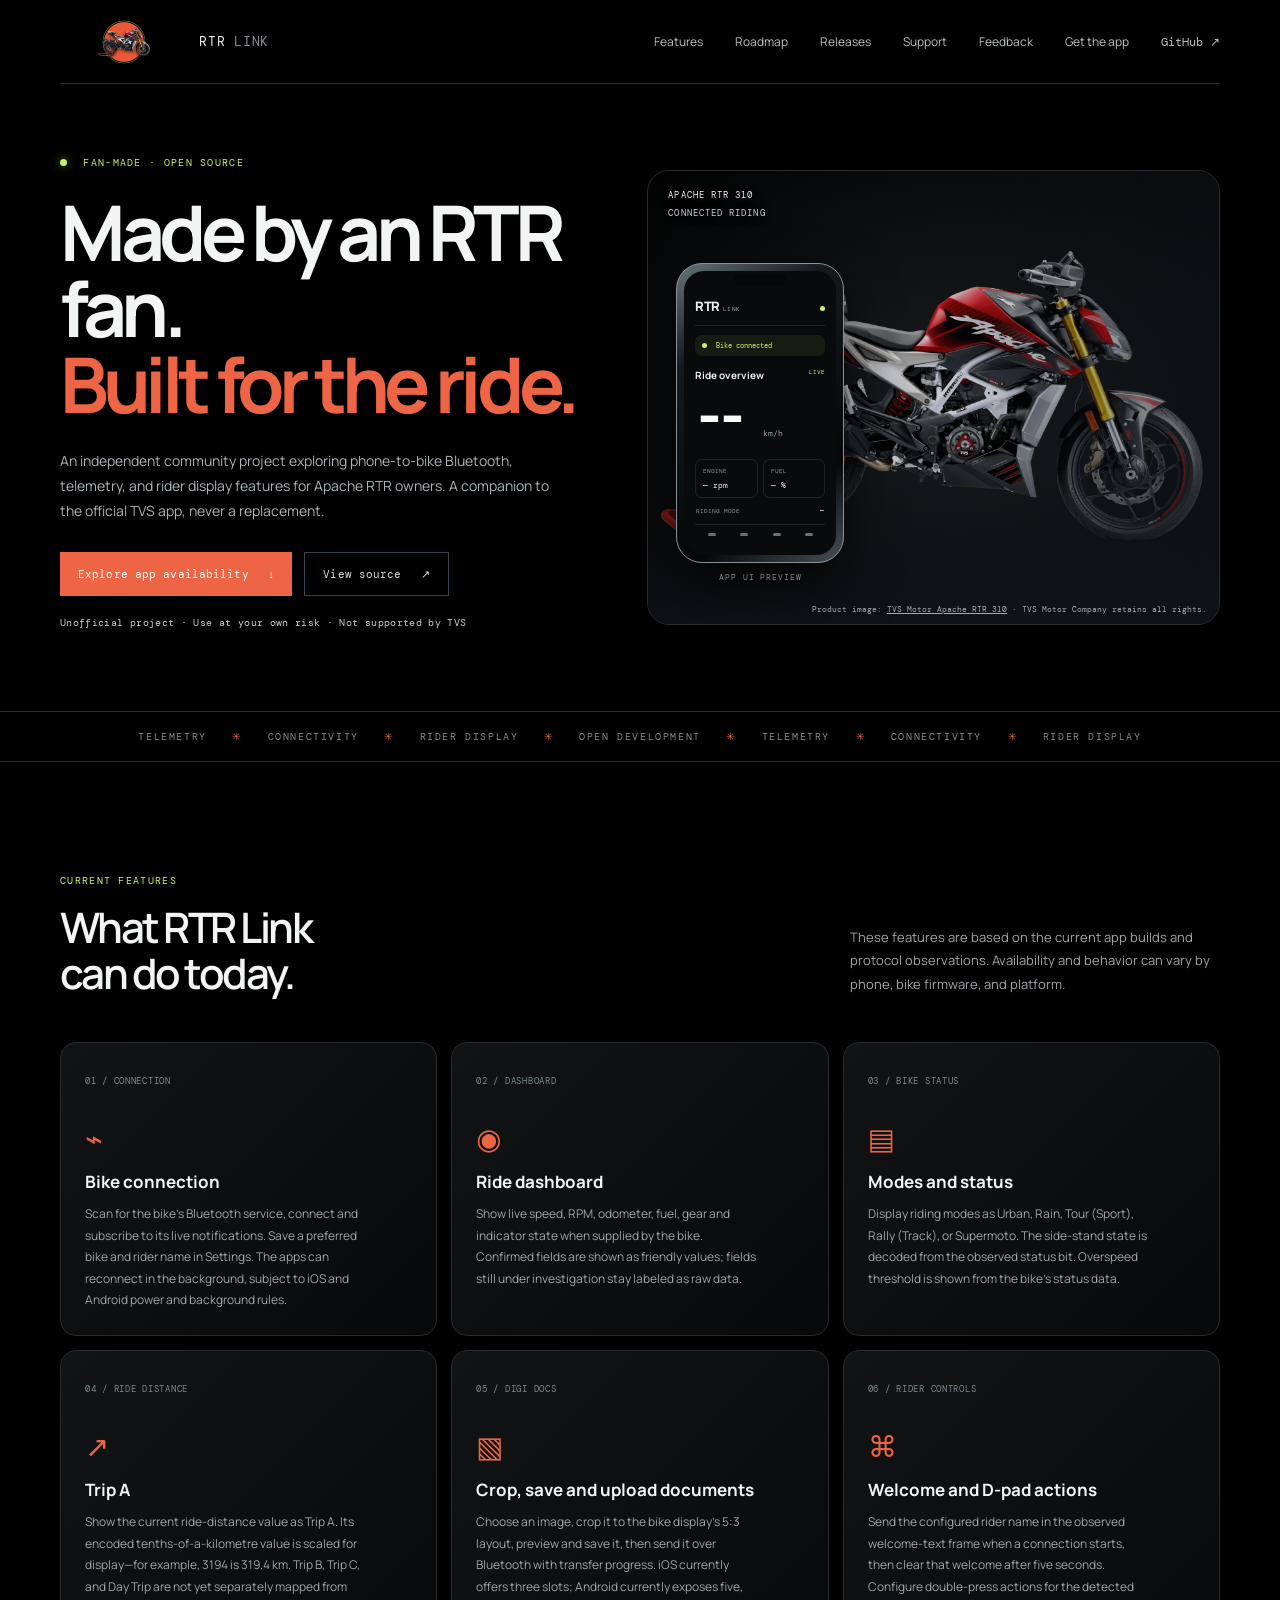
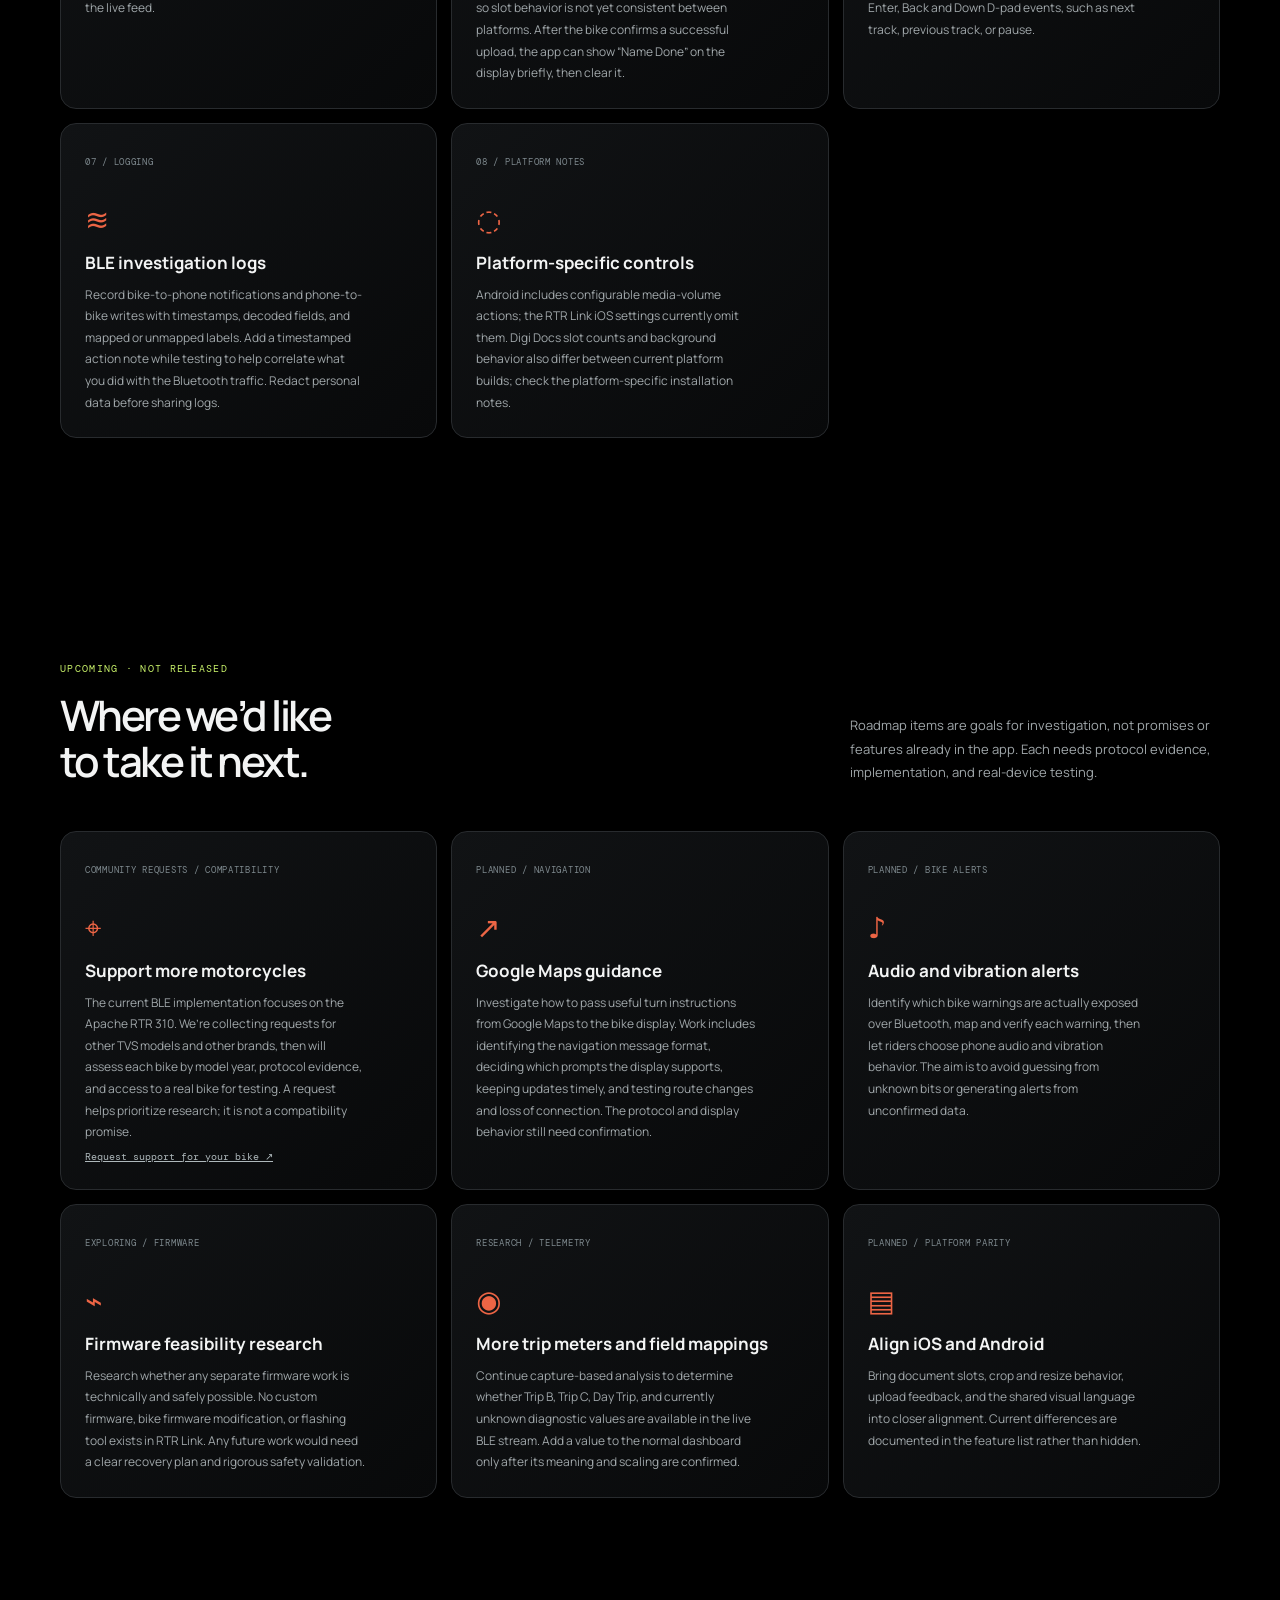
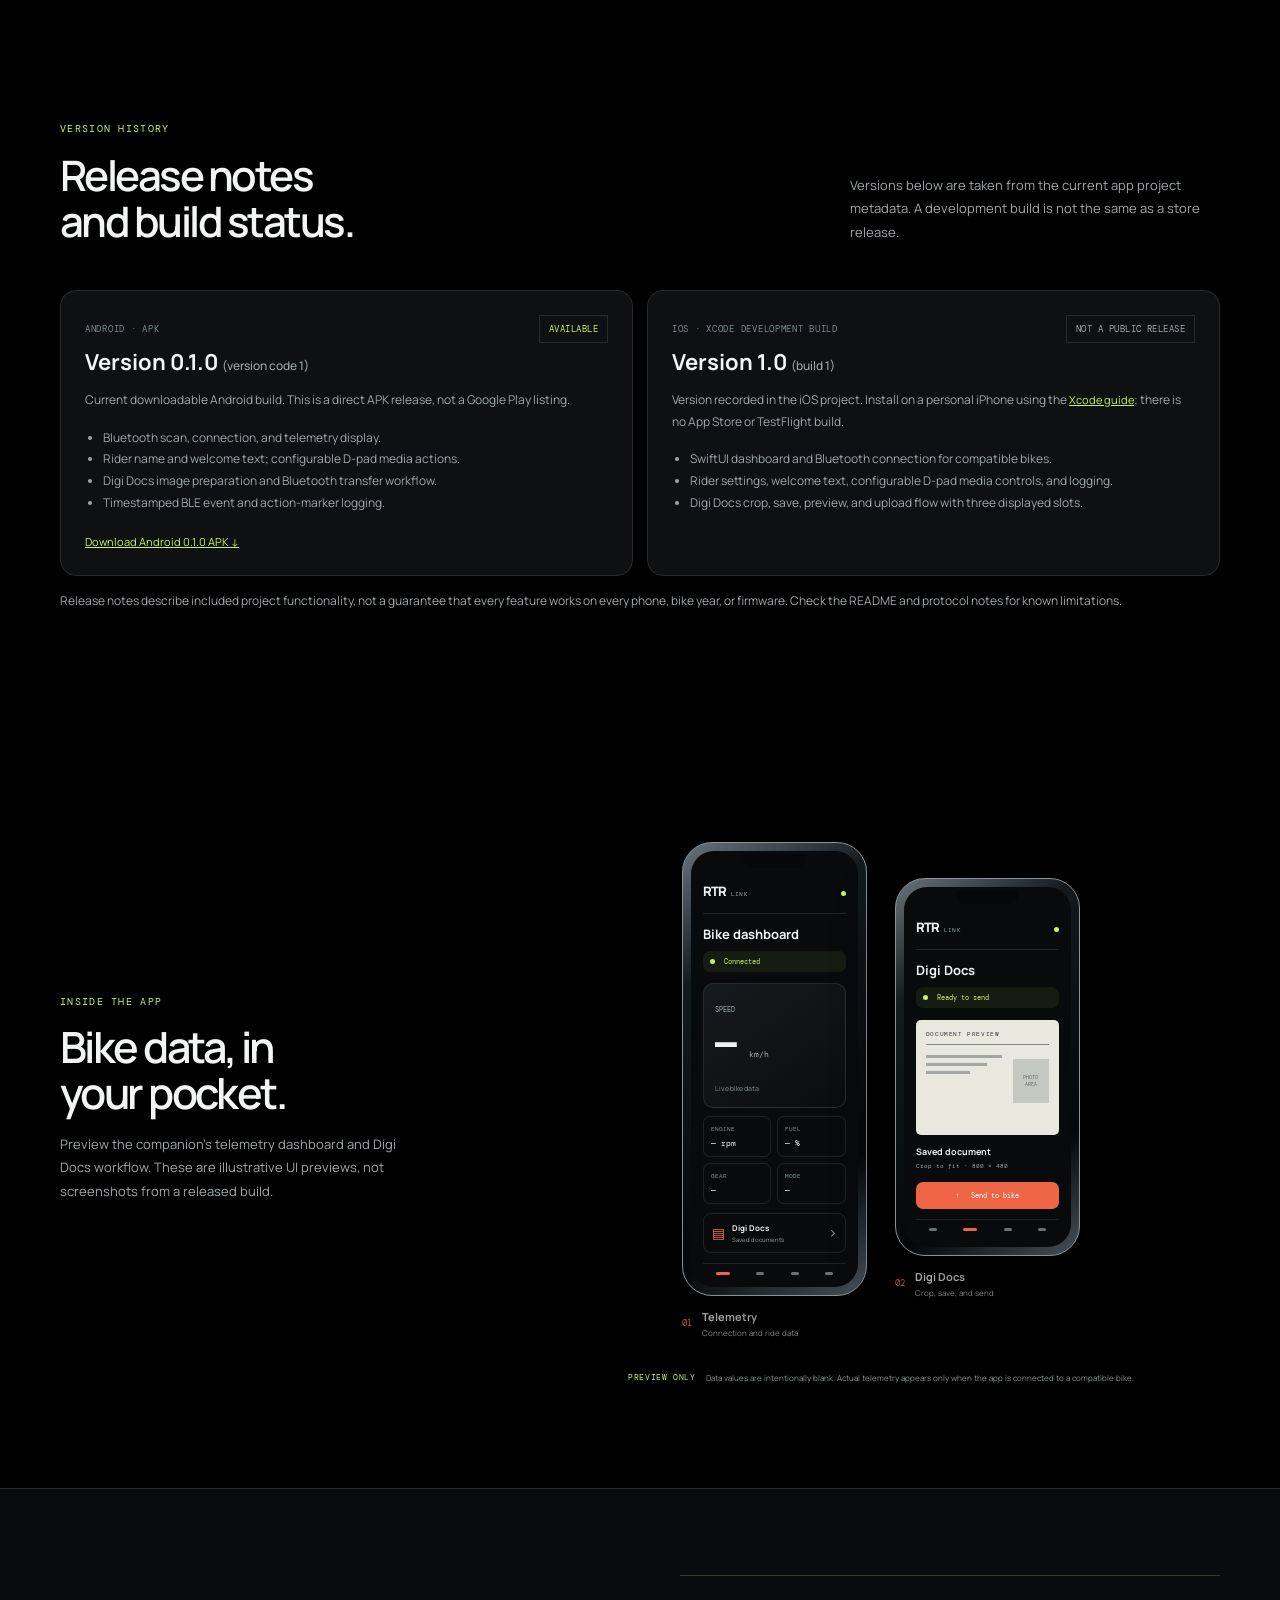
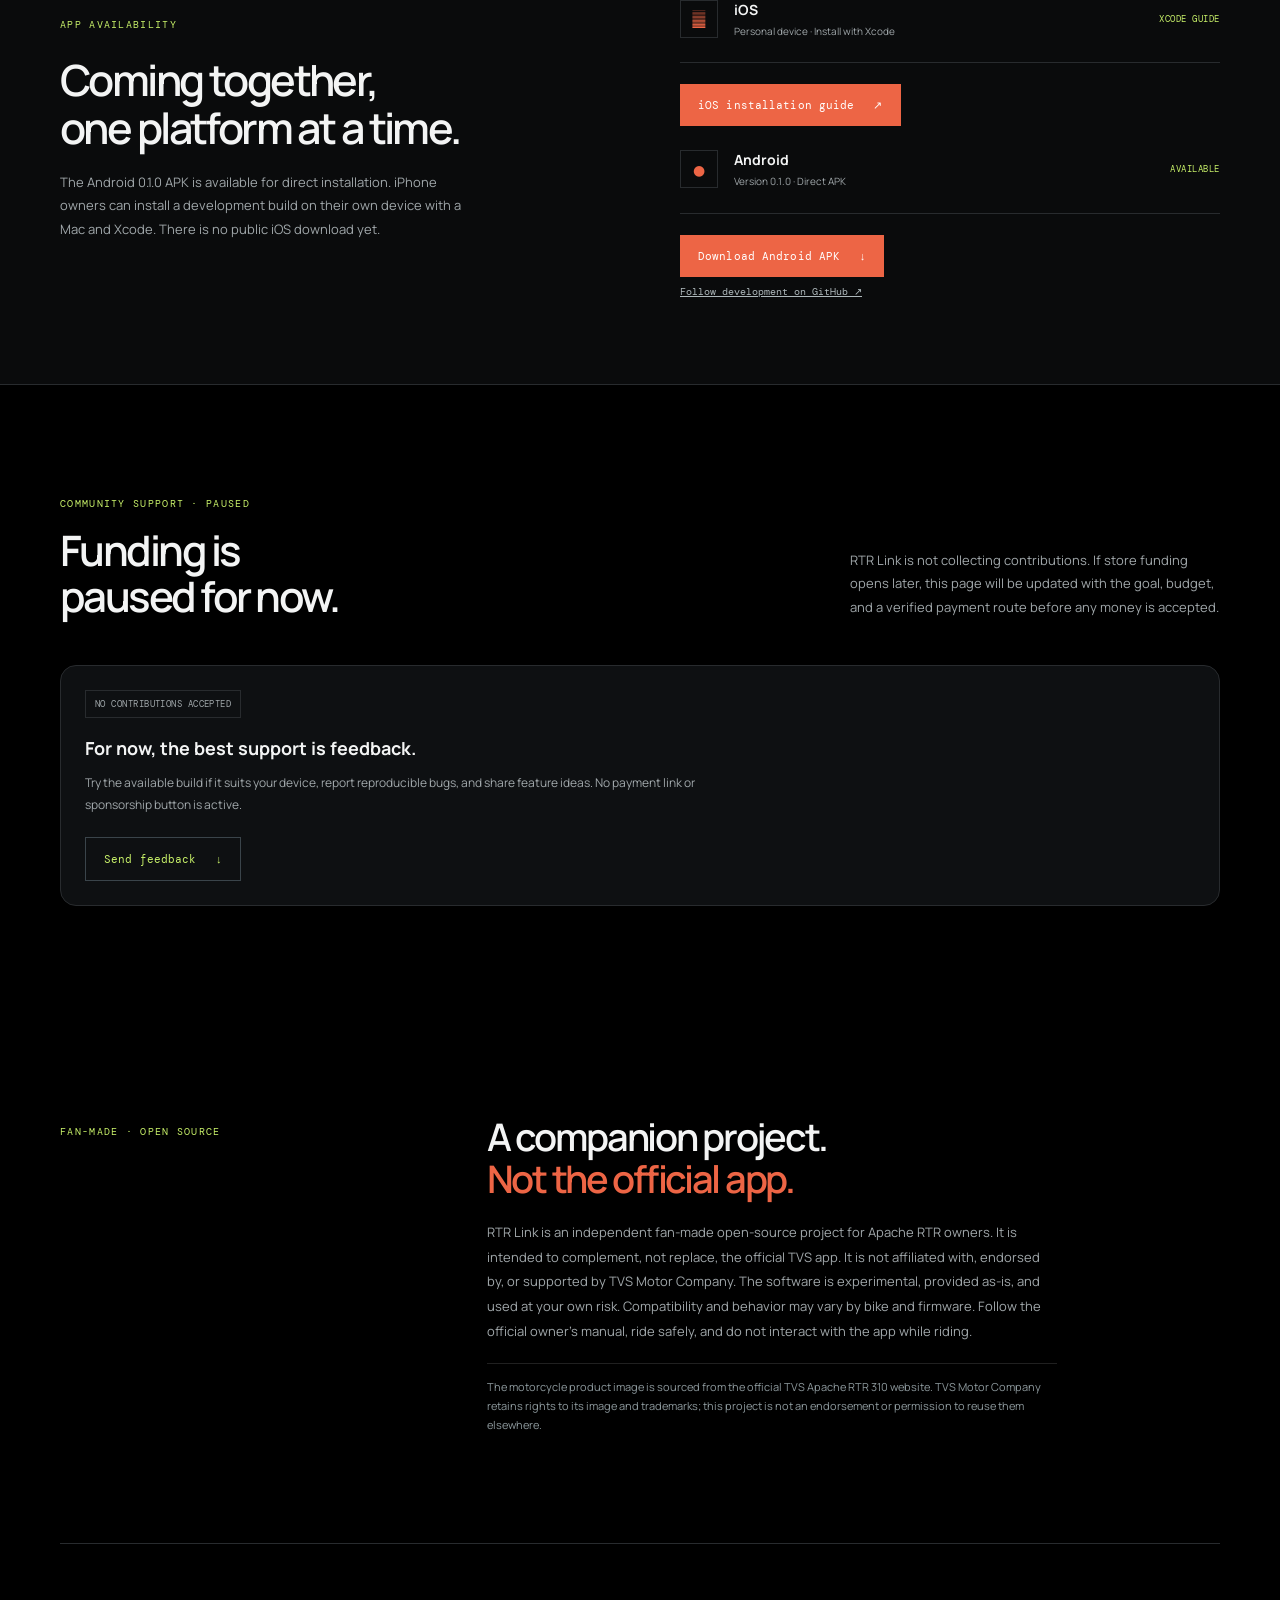
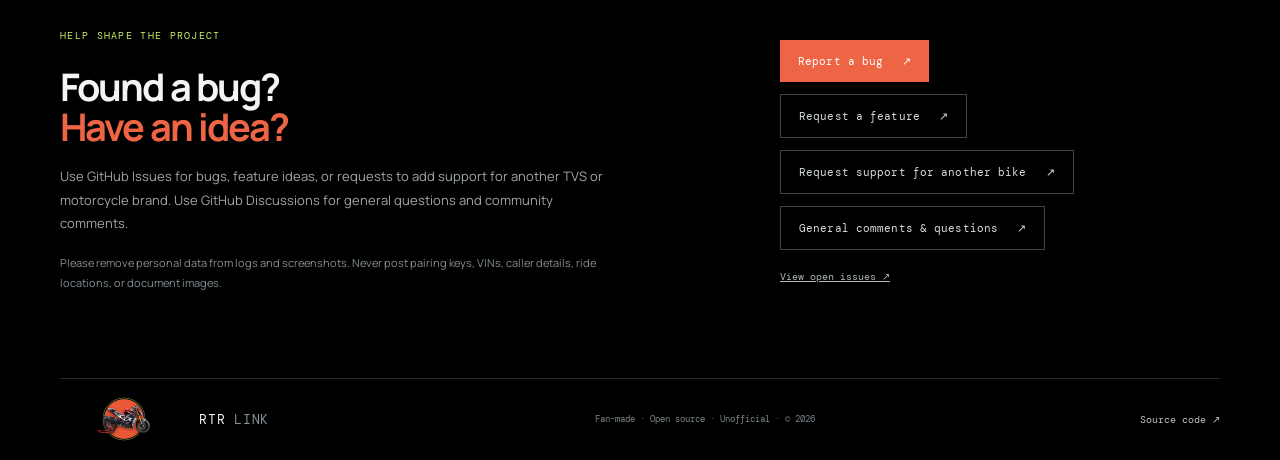
<file: index.html>
<!doctype html>
<html lang="en">
  <head>
    <meta charset="utf-8" />
    <meta name="viewport" content="width=device-width, initial-scale=1" />
    <meta name="theme-color" content="#000000" />
    <meta name="description" content="A fan-made, open-source Bluetooth companion project for Apache RTR riders. It complements and does not replace the official TVS app." />
    <title>RTR Link — Ride connected</title>
    <link rel="icon" type="image/png" sizes="32x32" href="assets/favicon-32.png" />
    <link rel="icon" type="image/png" sizes="16x16" href="assets/favicon-16.png" />
    <link rel="apple-touch-icon" sizes="180x180" href="assets/apple-touch-icon.png" />
    <link rel="preconnect" href="https://fonts.googleapis.com" />
    <link rel="preconnect" href="https://fonts.gstatic.com" crossorigin />
    <link href="https://fonts.googleapis.com/css2?family=DM+Mono:wght@400;500&family=Manrope:wght@400;500;600;700;800&display=swap" rel="stylesheet" />
    <link rel="stylesheet" href="styles.css" />
  </head>
  <body>
    <header class="topbar wrap">
      <a class="brand" href="#top" aria-label="RTR Link home"><img class="brand-mark" src="assets/rtr-link-bike.png" alt="" /><span>RTR <b>LINK</b></span></a>
      <nav aria-label="Main navigation">
        <a href="#features">Features</a>
        <a href="#roadmap">Roadmap</a>
        <a href="#release-notes">Releases</a>
        <a href="#support">Support</a>
        <a href="#feedback">Feedback</a>
        <a href="#downloads">Get the app</a>
        <a class="nav-github" href="https://github.com/Senthamiz13/rtr310-ble-companion" target="_blank" rel="noreferrer">GitHub <span aria-hidden="true">↗</span></a>
      </nav>
    </header>

    <main id="top">
      <section class="hero wrap">
        <div class="hero-copy">
          <p class="eyebrow"><span class="live-dot"></span> FAN-MADE · OPEN SOURCE</p>
          <h1>Made by an RTR fan.<br /><span>Built for the ride.</span></h1>
          <p class="intro">An independent community project exploring phone-to-bike Bluetooth, telemetry, and rider display features for Apache RTR owners. A companion to the official TVS app, never a replacement.</p>
          <div class="hero-actions">
            <a class="button button-primary" href="#downloads">Explore app availability <span aria-hidden="true">↓</span></a>
            <a class="button button-quiet" href="https://github.com/Senthamiz13/rtr310-ble-companion" target="_blank" rel="noreferrer">View source <span aria-hidden="true">↗</span></a>
          </div>
          <p class="hero-note">Unofficial project · Use at your own risk · Not supported by TVS</p>
        </div>
        <figure class="bike-hero">
          <img src="assets/apache-rtr-310-official.webp" alt="TVS Apache RTR 310 product image" />
          <div class="image-shade"></div>
          <div class="hero-photo-label"><span>APACHE RTR 310</span><span>CONNECTED RIDING</span></div>
          <div class="phone-preview hero-phone" aria-label="Illustrative preview of the companion app telemetry screen">
            <div class="phone-shell"><div class="phone-notch"></div><div class="phone-screen">
              <div class="phone-brand"><span>RTR</span><small>LINK</small><i></i></div>
              <div class="phone-connected"><i></i> Bike connected</div>
              <div class="phone-section-title">Ride overview <small>LIVE</small></div>
              <div class="phone-speed">-- <small>km/h</small></div>
              <div class="phone-mini-grid"><div><small>ENGINE</small><b>— rpm</b></div><div><small>FUEL</small><b>— %</b></div></div>
              <div class="phone-mode"><span>RIDING MODE</span><b>—</b></div>
              <div class="phone-bottom"><i></i><i></i><i></i><i></i></div>
            </div></div>
            <span class="mock-label">APP UI PREVIEW</span>
          </div>
          <figcaption class="photo-credit">Product image: <a href="https://www.tvsmotor.com/tvs-apache/apache-rtr-310" target="_blank" rel="noreferrer">TVS Motor Apache RTR 310</a> · TVS Motor Company retains all rights.</figcaption>
        </figure>
      </section>

      <section class="ticker" aria-label="Project topics"><div class="ticker-inner">TELEMETRY <span>✳</span> CONNECTIVITY <span>✳</span> RIDER DISPLAY <span>✳</span> OPEN DEVELOPMENT <span>✳</span> TELEMETRY <span>✳</span> CONNECTIVITY <span>✳</span> RIDER DISPLAY</div></section>

      <section class="features wrap" id="features">
        <div class="section-heading"><p class="eyebrow">CURRENT FEATURES</p><h2>What RTR Link<br />can do today.</h2><p>These features are based on the current app builds and protocol observations. Availability and behavior can vary by phone, bike firmware, and platform.</p></div>
        <div class="feature-grid">
          <article class="feature-card"><span class="feature-number">01 / CONNECTION</span><div class="feature-icon">⌁</div><h3>Bike connection</h3><p>Scan for the bike’s Bluetooth service, connect and subscribe to its live notifications. Save a preferred bike and rider name in Settings. The apps can reconnect in the background, subject to iOS and Android power and background rules.</p></article>
          <article class="feature-card"><span class="feature-number">02 / DASHBOARD</span><div class="feature-icon">◉</div><h3>Ride dashboard</h3><p>Show live speed, RPM, odometer, fuel, gear and indicator state when supplied by the bike. Confirmed fields are shown as friendly values; fields still under investigation stay labeled as raw data.</p></article>
          <article class="feature-card"><span class="feature-number">03 / BIKE STATUS</span><div class="feature-icon">▤</div><h3>Modes and status</h3><p>Display riding modes as Urban, Rain, Tour (Sport), Rally (Track), or Supermoto. The side-stand state is decoded from the observed status bit. Overspeed threshold is shown from the bike’s status data.</p></article>
          <article class="feature-card"><span class="feature-number">04 / RIDE DISTANCE</span><div class="feature-icon">↗</div><h3>Trip A</h3><p>Show the current ride-distance value as Trip A. Its encoded tenths-of-a-kilometre value is scaled for display—for example, 3194 is 319.4 km. Trip B, Trip C, and Day Trip are not yet separately mapped from the live feed.</p></article>
          <article class="feature-card"><span class="feature-number">05 / DIGI DOCS</span><div class="feature-icon">▧</div><h3>Crop, save and upload documents</h3><p>Choose an image, crop it to the bike display’s 5:3 layout, preview and save it, then send it over Bluetooth with transfer progress. iOS currently offers three slots; Android currently exposes five, so slot behavior is not yet consistent between platforms. After the bike confirms a successful upload, the app can show “Name Done” on the display briefly, then clear it.</p></article>
          <article class="feature-card"><span class="feature-number">06 / RIDER CONTROLS</span><div class="feature-icon">⌘</div><h3>Welcome and D-pad actions</h3><p>Send the configured rider name in the observed welcome-text frame when a connection starts, then clear that welcome after five seconds. Configure double-press actions for the detected Enter, Back and Down D-pad events, such as next track, previous track, or pause.</p></article>
          <article class="feature-card"><span class="feature-number">07 / LOGGING</span><div class="feature-icon">≋</div><h3>BLE investigation logs</h3><p>Record bike-to-phone notifications and phone-to-bike writes with timestamps, decoded fields, and mapped or unmapped labels. Add a timestamped action note while testing to help correlate what you did with the Bluetooth traffic. Redact personal data before sharing logs.</p></article>
          <article class="feature-card"><span class="feature-number">08 / PLATFORM NOTES</span><div class="feature-icon">◌</div><h3>Platform-specific controls</h3><p>Android includes configurable media-volume actions; the RTR Link iOS settings currently omit them. Digi Docs slot counts and background behavior also differ between current platform builds; check the platform-specific installation notes.</p></article>
        </div>
      </section>

      <section class="features wrap roadmap-section" id="roadmap">
        <div class="section-heading"><p class="eyebrow">UPCOMING · NOT RELEASED</p><h2>Where we’d like<br />to take it next.</h2><p>Roadmap items are goals for investigation, not promises or features already in the app. Each needs protocol evidence, implementation, and real-device testing.</p></div>
        <div class="feature-grid">
          <article class="feature-card"><span class="feature-number">COMMUNITY REQUESTS / COMPATIBILITY</span><div class="feature-icon">⌖</div><h3>Support more motorcycles</h3><p>The current BLE implementation focuses on the Apache RTR 310. We’re collecting requests for other TVS models and other brands, then will assess each bike by model year, protocol evidence, and access to a real bike for testing. A request helps prioritize research; it is not a compatibility promise.</p><a class="all-issues" href="https://github.com/Senthamiz13/rtr310-ble-companion/issues/new?template=bike_support_request.yml" target="_blank" rel="noreferrer">Request support for your bike ↗</a></article>
          <article class="feature-card"><span class="feature-number">PLANNED / NAVIGATION</span><div class="feature-icon">↗</div><h3>Google Maps guidance</h3><p>Investigate how to pass useful turn instructions from Google Maps to the bike display. Work includes identifying the navigation message format, deciding which prompts the display supports, keeping updates timely, and testing route changes and loss of connection. The protocol and display behavior still need confirmation.</p></article>
          <article class="feature-card"><span class="feature-number">PLANNED / BIKE ALERTS</span><div class="feature-icon">♪</div><h3>Audio and vibration alerts</h3><p>Identify which bike warnings are actually exposed over Bluetooth, map and verify each warning, then let riders choose phone audio and vibration behavior. The aim is to avoid guessing from unknown bits or generating alerts from unconfirmed data.</p></article>
          <article class="feature-card"><span class="feature-number">EXPLORING / FIRMWARE</span><div class="feature-icon">⌁</div><h3>Firmware feasibility research</h3><p>Research whether any separate firmware work is technically and safely possible. No custom firmware, bike firmware modification, or flashing tool exists in RTR Link. Any future work would need a clear recovery plan and rigorous safety validation.</p></article>
          <article class="feature-card"><span class="feature-number">RESEARCH / TELEMETRY</span><div class="feature-icon">◉</div><h3>More trip meters and field mappings</h3><p>Continue capture-based analysis to determine whether Trip B, Trip C, Day Trip, and currently unknown diagnostic values are available in the live BLE stream. Add a value to the normal dashboard only after its meaning and scaling are confirmed.</p></article>
          <article class="feature-card"><span class="feature-number">PLANNED / PLATFORM PARITY</span><div class="feature-icon">▤</div><h3>Align iOS and Android</h3><p>Bring document slots, crop and resize behavior, upload feedback, and the shared visual language into closer alignment. Current differences are documented in the feature list rather than hidden.</p></article>
        </div>
      </section>

      <section class="features wrap release-section" id="release-notes">
        <div class="section-heading"><p class="eyebrow">VERSION HISTORY</p><h2>Release notes<br />and build status.</h2><p>Versions below are taken from the current app project metadata. A development build is not the same as a store release.</p></div>
        <div class="release-list">
          <article class="release-card"><div class="release-heading"><div><span class="feature-number">ANDROID · APK</span><h3>Version 0.1.0 <small>(version code 1)</small></h3></div><span class="release-badge">AVAILABLE</span></div><p>Current downloadable Android build. This is a direct APK release, not a Google Play listing.</p><ul><li>Bluetooth scan, connection, and telemetry display.</li><li>Rider name and welcome text; configurable D-pad media actions.</li><li>Digi Docs image preparation and Bluetooth transfer workflow.</li><li>Timestamped BLE event and action-marker logging.</li></ul><a href="downloads/rtr-link-android-0.1.0.apk" download>Download Android 0.1.0 APK ↓</a></article>
          <article class="release-card"><div class="release-heading"><div><span class="feature-number">IOS · XCODE DEVELOPMENT BUILD</span><h3>Version 1.0 <small>(build 1)</small></h3></div><span class="release-badge release-muted">NOT A PUBLIC RELEASE</span></div><p>Version recorded in the iOS project. Install on a personal iPhone using the <a href="ios-install.html">Xcode guide</a>; there is no App Store or TestFlight build.</p><ul><li>SwiftUI dashboard and Bluetooth connection for compatible bikes.</li><li>Rider settings, welcome text, configurable D-pad media controls, and logging.</li><li>Digi Docs crop, save, preview, and upload flow with three displayed slots.</li></ul></article>
          <p class="release-footnote">Release notes describe included project functionality, not a guarantee that every feature works on every phone, bike year, or firmware. Check the README and protocol notes for known limitations.</p>
        </div>
      </section>

      <section class="app-showcase wrap" id="app-preview">
        <div class="showcase-heading"><p class="eyebrow">INSIDE THE APP</p><h2>Bike data, in<br />your pocket.</h2><p>Preview the companion’s telemetry dashboard and Digi Docs workflow. These are illustrative UI previews, not screenshots from a released build.</p></div>
        <div class="showcase-phones">
          <article class="showcase-device">
            <div class="phone-shell showcase-shell"><div class="phone-notch"></div><div class="phone-screen">
              <div class="phone-brand"><span>RTR</span><small>LINK</small><i></i></div>
              <div class="phone-page-title">Bike dashboard</div>
              <div class="phone-connected"><i></i> Connected</div>
              <div class="telemetry-panel"><small>SPEED</small><div>— <em>km/h</em></div><span>Live bike data</span></div>
              <div class="telemetry-grid"><div><small>ENGINE</small><b>— rpm</b></div><div><small>FUEL</small><b>— %</b></div><div><small>GEAR</small><b>—</b></div><div><small>MODE</small><b>—</b></div></div>
              <div class="phone-docs-row"><span class="doc-icon">▤</span><span><b>Digi Docs</b><small>Saved documents</small></span><span class="chevron">›</span></div>
              <div class="phone-bottom"><i class="selected"></i><i></i><i></i><i></i></div>
            </div></div>
            <div class="device-caption"><span>01</span><div><b>Telemetry</b><small>Connection and ride data</small></div></div>
          </article>
          <article class="showcase-device docs-device">
            <div class="phone-shell showcase-shell"><div class="phone-notch"></div><div class="phone-screen">
              <div class="phone-brand"><span>RTR</span><small>LINK</small><i></i></div>
              <div class="phone-page-title">Digi Docs</div>
              <div class="phone-connected"><i></i> Ready to send</div>
              <div class="doc-preview"><div class="doc-preview-head">DOCUMENT PREVIEW</div><div class="doc-lines"><i></i><i></i><i></i></div><div class="doc-photo-placeholder">PHOTO<br />AREA</div></div>
              <div class="phone-doc-name"><b>Saved document</b><small>Crop to fit · 800 × 480</small></div>
              <div class="send-button">↑ &nbsp; Send to bike</div>
              <div class="phone-bottom"><i></i><i class="selected"></i><i></i><i></i></div>
            </div></div>
            <div class="device-caption"><span>02</span><div><b>Digi Docs</b><small>Crop, save, and send</small></div></div>
          </article>
          <div class="showcase-note"><span>PREVIEW ONLY</span><p>Data values are intentionally blank. Actual telemetry appears only when the app is connected to a compatible bike.</p></div>
        </div>
      </section>

      <section class="download-section" id="downloads">
        <div class="download-inner wrap">
          <div><p class="eyebrow">APP AVAILABILITY</p><h2>Coming together,<br />one platform at a time.</h2><p class="download-copy">The Android 0.1.0 APK is available for direct installation. iPhone owners can install a development build on their own device with a Mac and Xcode. There is no public iOS download yet.</p></div>
          <div class="platform-list">
            <div class="platform-row"><div class="platform-icon"></div><div><b>iOS</b><span>Personal device · Install with Xcode</span></div><span class="platform-state">XCODE GUIDE</span></div>
            <a class="button button-light" href="ios-install.html">iOS installation guide <span aria-hidden="true">↗</span></a>
            <div class="platform-row"><div class="platform-icon android">●</div><div><b>Android</b><span>Version 0.1.0 · Direct APK</span></div><span class="platform-state">AVAILABLE</span></div>
            <a class="button button-light" href="downloads/rtr-link-android-0.1.0.apk" download>Download Android APK <span aria-hidden="true">↓</span></a>
            <a class="all-issues" href="https://github.com/Senthamiz13/rtr310-ble-companion" target="_blank" rel="noreferrer">Follow development on GitHub ↗</a>
          </div>
        </div>
      </section>

      <section class="features wrap support-section" id="support">
        <div class="section-heading"><p class="eyebrow">COMMUNITY SUPPORT · PAUSED</p><h2>Funding is<br />paused for now.</h2><p>RTR Link is not collecting contributions. If store funding opens later, this page will be updated with the goal, budget, and a verified payment route before any money is accepted.</p></div>
        <div class="funding-panel funding-paused"><span class="release-badge release-muted">NO CONTRIBUTIONS ACCEPTED</span><h3>For now, the best support is feedback.</h3><p>Try the available build if it suits your device, report reproducible bugs, and share feature ideas. No payment link or sponsorship button is active.</p><a class="button button-quiet" href="#feedback">Send feedback <span aria-hidden="true">↓</span></a></div>
        </div>
      </section>

      <section class="principles wrap">
        <p class="eyebrow">FAN-MADE · OPEN SOURCE</p>
        <div><h2>A companion project.<br /><span>Not the official app.</span></h2><p>RTR Link is an independent fan-made open-source project for Apache RTR owners. It is intended to complement, not replace, the official TVS app. It is not affiliated with, endorsed by, or supported by TVS Motor Company. The software is experimental, provided as-is, and used at your own risk. Compatibility and behavior may vary by bike and firmware. Follow the official owner’s manual, ride safely, and do not interact with the app while riding.</p><p class="artwork-note">The motorcycle product image is sourced from the official TVS Apache RTR 310 website. TVS Motor Company retains rights to its image and trademarks; this project is not an endorsement or permission to reuse them elsewhere.</p></div>
      </section>

      <section class="feedback-section wrap" id="feedback">
        <div><p class="eyebrow">HELP SHAPE THE PROJECT</p><h2>Found a bug?<br /><span>Have an idea?</span></h2><p>Use GitHub Issues for bugs, feature ideas, or requests to add support for another TVS or motorcycle brand. Use GitHub Discussions for general questions and community comments.</p><p class="feedback-privacy">Please remove personal data from logs and screenshots. Never post pairing keys, VINs, caller details, ride locations, or document images.</p></div>
        <div class="feedback-actions"><a class="button button-primary" href="https://github.com/Senthamiz13/rtr310-ble-companion/issues/new?template=bug_report.yml" target="_blank" rel="noreferrer">Report a bug <span aria-hidden="true">↗</span></a><a class="button button-quiet" href="https://github.com/Senthamiz13/rtr310-ble-companion/issues/new?template=feature_request.yml" target="_blank" rel="noreferrer">Request a feature <span aria-hidden="true">↗</span></a><a class="button button-quiet" href="https://github.com/Senthamiz13/rtr310-ble-companion/issues/new?template=bike_support_request.yml" target="_blank" rel="noreferrer">Request support for another bike <span aria-hidden="true">↗</span></a><a class="button button-quiet" href="https://github.com/Senthamiz13/rtr310-ble-companion/discussions" target="_blank" rel="noreferrer">General comments &amp; questions <span aria-hidden="true">↗</span></a><a class="all-issues" href="https://github.com/Senthamiz13/rtr310-ble-companion/issues" target="_blank" rel="noreferrer">View open issues ↗</a></div>
      </section>
    </main>

    <footer class="footer wrap"><a class="brand" href="#top" aria-label="RTR Link home"><img class="brand-mark" src="assets/rtr-link-bike.png" alt="" /><span>RTR <b>LINK</b></span></a><span>Fan-made · Open source · Unofficial · © <span id="year">2026</span></span><a href="https://github.com/Senthamiz13/rtr310-ble-companion" target="_blank" rel="noreferrer">Source code ↗</a></footer>
  </body>
</html>
</file>
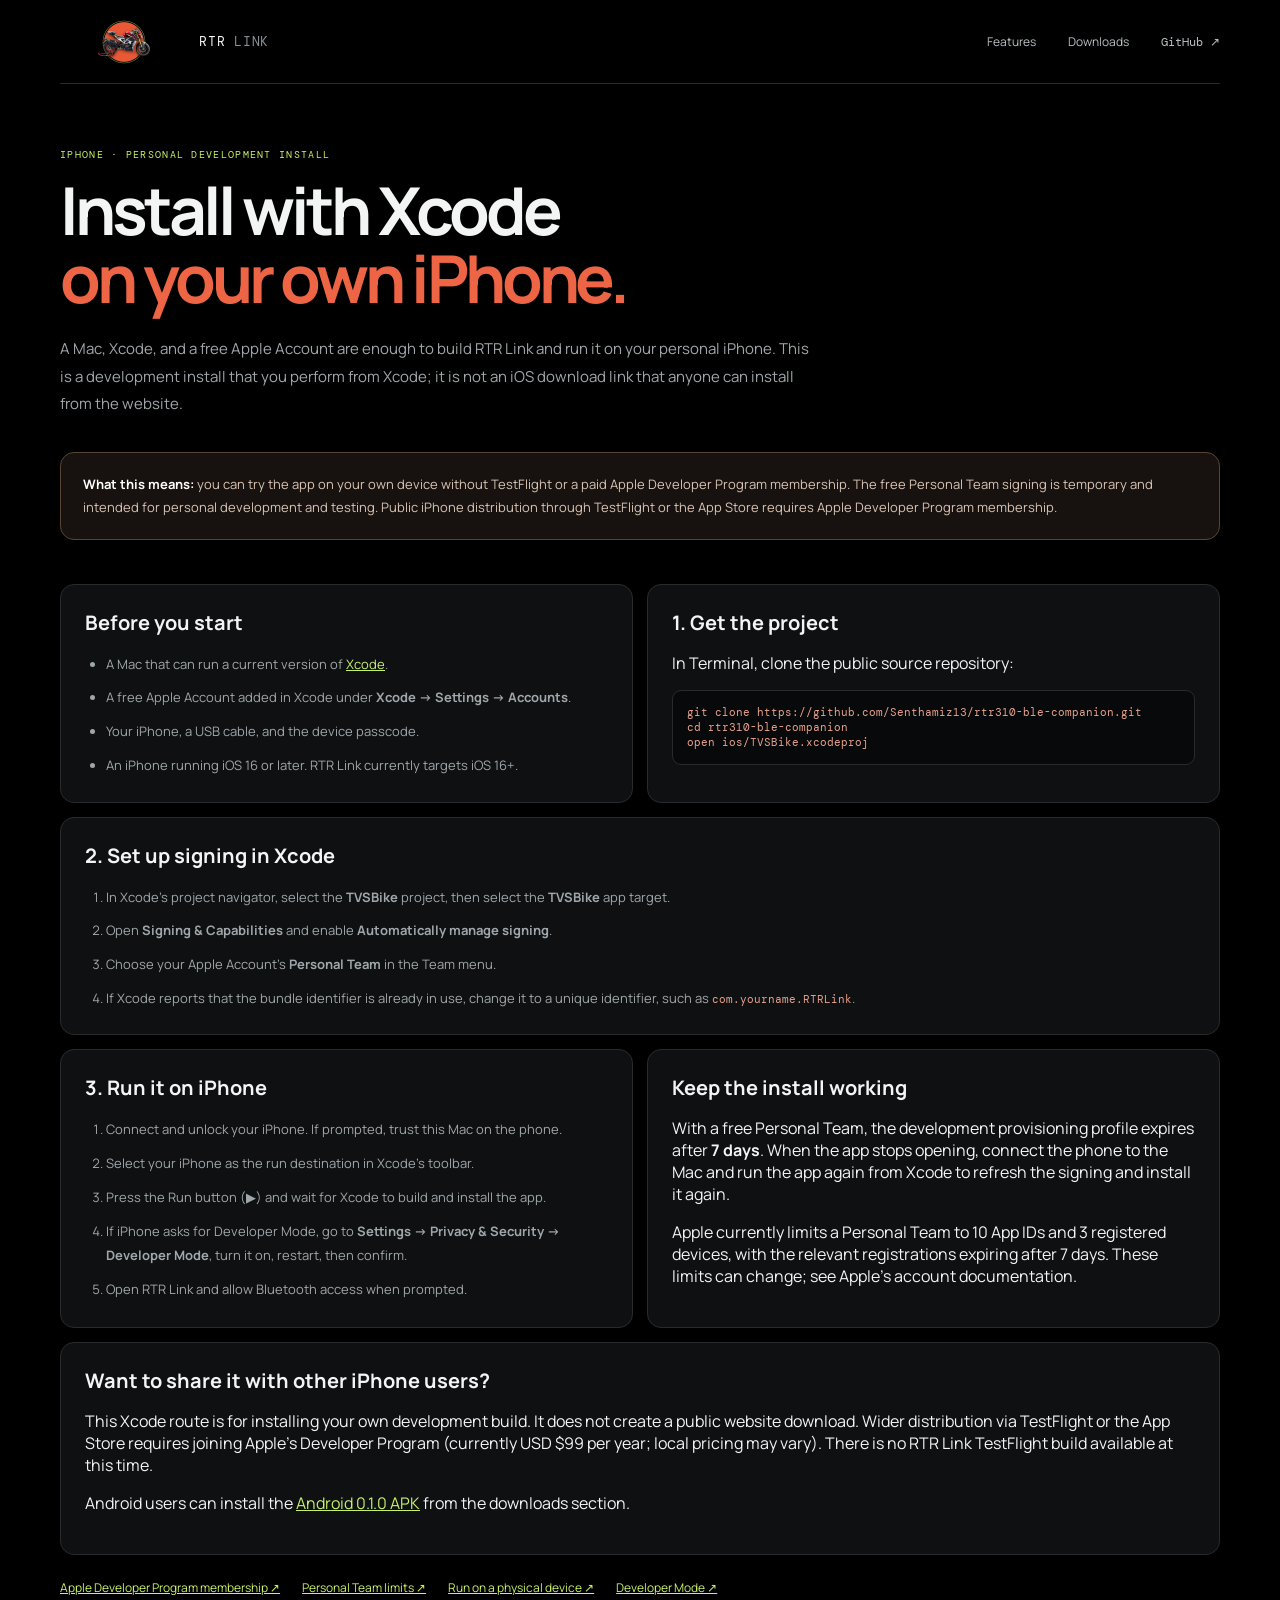
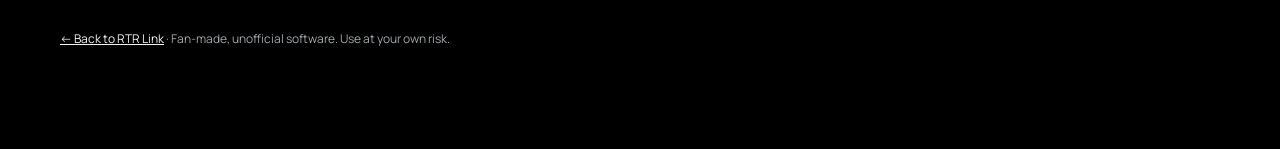
<file: ios-install.html>
<!doctype html>
<html lang="en">
  <head>
    <meta charset="utf-8" />
    <meta name="viewport" content="width=device-width, initial-scale=1" />
    <meta name="theme-color" content="#000000" />
    <meta name="description" content="Install RTR Link on your own iPhone using Xcode and a free Apple Account." />
    <title>Install RTR Link on iPhone — RTR Link</title>
    <link rel="icon" type="image/png" sizes="32x32" href="assets/favicon-32.png" />
    <link rel="icon" type="image/png" sizes="16x16" href="assets/favicon-16.png" />
    <link rel="apple-touch-icon" sizes="180x180" href="assets/apple-touch-icon.png" />
    <link rel="preconnect" href="https://fonts.googleapis.com" />
    <link rel="preconnect" href="https://fonts.gstatic.com" crossorigin />
    <link href="https://fonts.googleapis.com/css2?family=DM+Mono:wght@400;500&family=Manrope:wght@400;500;600;700;800&display=swap" rel="stylesheet" />
    <link rel="stylesheet" href="styles.css" />
    <style>
      .install-page{padding-block:64px 90px}.install-page .eyebrow{margin-bottom:16px}.install-page h1{font-size:clamp(40px,6vw,66px);letter-spacing:-.06em;line-height:1.03;margin:0;max-width:850px}.install-page h1 span{color:var(--accent)}.install-lead{max-width:760px;color:var(--muted);font-size:15px;line-height:1.85;margin:22px 0 34px}.install-callout{border:1px solid #594332;background:#17120f;border-radius:14px;padding:20px 22px;margin:25px 0 44px;color:#d9c5b5;line-height:1.75;font-size:13px}.install-callout b{color:#fff}.install-grid{display:grid;grid-template-columns:1fr 1fr;gap:14px}.install-card{background:var(--panel);border:1px solid var(--line);border-radius:14px;padding:24px}.install-card h2{font-size:20px;margin:0 0 16px}.install-card ol,.install-card ul{padding-left:21px;margin:0;color:var(--muted);font-size:13px;line-height:1.9}.install-card li+li{margin-top:9px}.install-card a,.install-links a{color:var(--acid)}.install-card code{font:11px var(--mono);color:#e8a18d;overflow-wrap:anywhere}.install-card pre{white-space:pre-wrap;background:#08090a;border:1px solid var(--line);padding:14px;border-radius:9px;overflow-wrap:anywhere}.install-wide{grid-column:1/-1}.install-links{display:flex;flex-wrap:wrap;gap:12px 22px;margin-top:24px;font-size:12px}.install-footer{margin-top:34px;color:var(--muted);font-size:12px}.install-footer a{color:var(--text)}@media(max-width:700px){.install-page{padding-block:48px 65px}.install-grid{grid-template-columns:1fr}.install-wide{grid-column:auto}.install-card{padding:20px}.install-lead{font-size:14px}}
    </style>
  </head>
  <body>
    <header class="topbar wrap">
      <a class="brand" href="index.html" aria-label="RTR Link home"><img class="brand-mark" src="assets/rtr-link-bike.png" alt="" /><span>RTR <b>LINK</b></span></a>
      <nav aria-label="Page navigation"><a href="index.html#features">Features</a><a href="index.html#downloads">Downloads</a><a class="nav-github" href="https://github.com/Senthamiz13/rtr310-ble-companion" target="_blank" rel="noreferrer">GitHub ↗</a></nav>
    </header>
    <main class="install-page wrap">
      <p class="eyebrow">IPHONE · PERSONAL DEVELOPMENT INSTALL</p>
      <h1>Install with Xcode<br /><span>on your own iPhone.</span></h1>
      <p class="install-lead">A Mac, Xcode, and a free Apple Account are enough to build RTR Link and run it on your personal iPhone. This is a development install that you perform from Xcode; it is not an iOS download link that anyone can install from the website.</p>
      <div class="install-callout"><b>What this means:</b> you can try the app on your own device without TestFlight or a paid Apple Developer Program membership. The free Personal Team signing is temporary and intended for personal development and testing. Public iPhone distribution through TestFlight or the App Store requires Apple Developer Program membership.</div>

      <div class="install-grid">
        <section class="install-card"><h2>Before you start</h2><ul><li>A Mac that can run a current version of <a href="https://developer.apple.com/xcode/" target="_blank" rel="noreferrer">Xcode</a>.</li><li>A free Apple Account added in Xcode under <b>Xcode → Settings → Accounts</b>.</li><li>Your iPhone, a USB cable, and the device passcode.</li><li>An iPhone running iOS 16 or later. RTR Link currently targets iOS 16+.</li></ul></section>
        <section class="install-card"><h2>1. Get the project</h2><p>In Terminal, clone the public source repository:</p><pre><code>git clone https://github.com/Senthamiz13/rtr310-ble-companion.git
cd rtr310-ble-companion
open ios/TVSBike.xcodeproj</code></pre></section>
        <section class="install-card install-wide"><h2>2. Set up signing in Xcode</h2><ol><li>In Xcode’s project navigator, select the <b>TVSBike</b> project, then select the <b>TVSBike</b> app target.</li><li>Open <b>Signing &amp; Capabilities</b> and enable <b>Automatically manage signing</b>.</li><li>Choose your Apple Account’s <b>Personal Team</b> in the Team menu.</li><li>If Xcode reports that the bundle identifier is already in use, change it to a unique identifier, such as <code>com.yourname.RTRLink</code>.</li></ol></section>
        <section class="install-card"><h2>3. Run it on iPhone</h2><ol><li>Connect and unlock your iPhone. If prompted, trust this Mac on the phone.</li><li>Select your iPhone as the run destination in Xcode’s toolbar.</li><li>Press the Run button (▶) and wait for Xcode to build and install the app.</li><li>If iPhone asks for Developer Mode, go to <b>Settings → Privacy &amp; Security → Developer Mode</b>, turn it on, restart, then confirm.</li><li>Open RTR Link and allow Bluetooth access when prompted.</li></ol></section>
        <section class="install-card"><h2>Keep the install working</h2><p>With a free Personal Team, the development provisioning profile expires after <b>7 days</b>. When the app stops opening, connect the phone to the Mac and run the app again from Xcode to refresh the signing and install it again.</p><p>Apple currently limits a Personal Team to 10 App IDs and 3 registered devices, with the relevant registrations expiring after 7 days. These limits can change; see Apple’s account documentation.</p></section>
        <section class="install-card install-wide"><h2>Want to share it with other iPhone users?</h2><p>This Xcode route is for installing your own development build. It does not create a public website download. Wider distribution via TestFlight or the App Store requires joining Apple’s Developer Program (currently USD $99 per year; local pricing may vary). There is no RTR Link TestFlight build available at this time.</p><p>Android users can install the <a href="downloads/rtr-link-android-0.1.0.apk">Android 0.1.0 APK</a> from the downloads section.</p></section>
      </div>
      <div class="install-links"><a href="https://developer.apple.com/help/account/membership/program-enrollment/">Apple Developer Program membership ↗</a><a href="https://developer.apple.com/help/account/basics/about-your-developer-account/">Personal Team limits ↗</a><a href="https://developer.apple.com/documentation/Xcode/running-your-app-on-simulated-or-physical-devices">Run on a physical device ↗</a><a href="https://developer.apple.com/documentation/xcode/enabling-developer-mode-on-a-device">Developer Mode ↗</a></div>
      <p class="install-footer"><a href="index.html">← Back to RTR Link</a> · Fan-made, unofficial software. Use at your own risk.</p>
    </main>
  </body>
</html>
</file>
<file: styles.css>
:root{color-scheme:dark;--bg:#000000;--panel:#0e1012;--line:#282b2e;--text:#f3f4f4;--muted:#a0a7aa;--accent:#ed6545;--acid:#c8f169;--mono:"DM Mono",monospace;--sans:Manrope,system-ui,sans-serif}*{box-sizing:border-box}html{scroll-behavior:smooth}body{margin:0;background:var(--bg);color:var(--text);font-family:var(--sans);-webkit-font-smoothing:antialiased}.wrap{width:min(1160px,calc(100% - 48px));margin-inline:auto}.topbar{height:84px;display:flex;align-items:center;justify-content:space-between;border-bottom:1px solid var(--line)}.brand{display:inline-flex;align-items:center;gap:11px;color:var(--text);text-decoration:none;font-family:var(--mono);font-size:13px;letter-spacing:.06em}.brand b{color:#879197;font-weight:400}.brand-mark{width:29px;height:29px;border:1px solid var(--accent);color:var(--accent);display:grid;place-items:center;font-family:var(--sans);font-weight:800;font-size:18px;transform:skew(-8deg)}nav{display:flex;align-items:center;gap:32px}nav a,.footer>a:last-child{font-size:12px;color:#b9c1c4;text-decoration:none}nav a:hover,.footer>a:last-child:hover{color:var(--acid)}.nav-github{font-family:var(--mono)}.hero{min-height:615px;display:grid;grid-template-columns:1fr 1.05fr;align-items:center;gap:42px;padding-block:72px}.eyebrow{font-family:var(--mono);font-size:10px;letter-spacing:.13em;color:var(--acid);margin:0 0 25px}.live-dot,.dash-status i{display:inline-block;width:7px;height:7px;background:var(--acid);border-radius:50%;margin-right:9px;box-shadow:0 0 10px #c8f16988}.hero h1{font-size:clamp(50px,6vw,78px);line-height:.99;letter-spacing:-.07em;margin:0;font-weight:700}.hero h1 span{color:var(--accent)}.intro{color:#aab3b7;line-height:1.8;font-size:14px;max-width:490px;margin:26px 0 28px}.hero-actions{display:flex;gap:12px;flex-wrap:wrap}.button{display:inline-flex;align-items:center;justify-content:center;gap:19px;padding:14px 18px;text-decoration:none;font-family:var(--mono);font-size:11px;letter-spacing:.01em;transition:transform .2s,background .2s}.button:hover{transform:translateY(-2px)}.button-primary{background:var(--accent);color:white}.button-primary:hover{background:#f16d4d}.button-quiet{border:1px solid #3a444a;color:#d6dcde}.button-quiet:hover{border-color:var(--acid)}.hero-note{font:10px var(--mono);color:#687379;margin-top:20px}.hero-art{height:430px;position:relative;overflow:hidden;border:1px solid #2b353b;background:radial-gradient(ellipse at 50% 50%,#273238 0%,#171d22 48%,#101418 78%)}.art-grid{position:absolute;inset:0;background-image:linear-gradient(#ffffff0c 1px,transparent 1px),linear-gradient(90deg,#ffffff0c 1px,transparent 1px);background-size:42px 42px;mask-image:linear-gradient(transparent,#000 25%,#000 72%,transparent)}.orbit{position:absolute;left:50%;top:50%;border:1px solid #e9593725;border-radius:50%;transform:translate(-50%,-50%) rotate(-18deg)}.orbit-one{width:470px;height:300px}.orbit-two{width:570px;height:365px;transform:translate(-50%,-50%) rotate(24deg);border-color:#c8f16920}.dash-card{position:absolute;width:min(355px,78%);height:235px;left:50%;top:50%;transform:translate(-50%,-50%);padding:20px;background:#11171a;border:1px solid #48535a;box-shadow:0 28px 80px #0009;rotate:-4deg}.dash-head,.dash-stats{display:flex;align-items:center;justify-content:space-between;font:9px var(--mono);letter-spacing:.09em;color:#8b979d}.dash-status{color:var(--acid)}.dash-status i{width:6px;height:6px;margin-right:5px}.dash-speed{font:700 76px var(--mono);letter-spacing:-.1em;margin:8px 0 5px;color:#f3f4ee}.dash-speed small{font:10px var(--mono);letter-spacing:0;color:#748087}.dash-rule{height:1px;background:linear-gradient(90deg,var(--accent),#414a4e 55%,transparent);margin-bottom:15px}.dash-stats div{display:flex;flex-direction:column;gap:7px}.dash-stats b{font-size:9px;color:#e4e8e8;font-weight:400}.dash-wave{display:flex;align-items:center;gap:5px;height:32px;margin-top:16px}.dash-wave i{display:block;width:3px;height:var(--h,8px);background:var(--accent);opacity:.85}.dash-wave i:nth-child(3n){--h:22px}.dash-wave i:nth-child(4n){--h:14px}.dash-wave i:nth-child(5n){--h:27px}.dash-wave i:nth-child(7n){--h:18px}.art-label{position:absolute;font:9px var(--mono);letter-spacing:.1em;color:#79858a}.label-top{top:24px;right:24px}.label-bottom{bottom:20px;left:24px}.art-cross{position:absolute;color:var(--acid);font:16px var(--mono);opacity:.7}.cross-one{top:67px;left:35px}.cross-two{bottom:72px;right:43px}.ticker{border-block:1px solid var(--line);overflow:hidden;white-space:nowrap;color:#818c91;font:10px var(--mono);letter-spacing:.16em}.ticker-inner{padding:18px 0;text-align:center}.ticker span{color:var(--accent);margin-inline:18px}.features{padding-block:112px}.section-heading{display:grid;grid-template-columns:1fr 1fr;column-gap:45px;align-items:end;margin-bottom:46px}.section-heading .eyebrow{grid-column:1/-1;margin-bottom:17px}.section-heading h2,.download-inner h2,.principles h2{font-size:42px;letter-spacing:-.06em;line-height:1.1;margin:0;font-weight:600}.section-heading>p:last-child{font-size:13px;line-height:1.8;color:var(--muted);max-width:370px;justify-self:end;margin:0}.feature-grid{display:grid;grid-template-columns:repeat(3,1fr);gap:14px}.feature-card{min-height:250px;padding:24px;border:1px solid var(--line);background:linear-gradient(135deg,#171d22,#13181c);position:relative}.feature-number{font:9px var(--mono);letter-spacing:.08em;color:#7e898e}.feature-icon{font-size:29px;color:var(--accent);margin:29px 0 12px}.feature-card h3{font-size:17px;margin:0 0 10px}.feature-card p{font-size:12px;line-height:1.8;color:var(--muted);margin:0;max-width:280px}.download-section{background:var(--acid);color:#171d18}.download-inner{padding-block:86px;display:grid;grid-template-columns:1fr 1fr;gap:80px;align-items:center}.download-inner .eyebrow{color:#414e2c}.download-inner h2{font-size:43px}.download-copy{max-width:420px;color:#46513a;font-size:13px;line-height:1.8;margin-top:20px}.platform-list{display:flex;flex-direction:column;gap:0}.platform-row{min-height:88px;display:flex;align-items:center;gap:16px;border-bottom:1px solid #75855766}.platform-row:first-child{border-top:1px solid #75855766}.platform-icon{width:38px;height:38px;display:grid;place-items:center;font-size:24px;color:#263020;border:1px solid #718052}.platform-icon.android{font-size:14px}.platform-row>div:nth-child(2){display:flex;flex-direction:column;gap:5px;flex:1}.platform-row b{font-size:14px}.platform-row span{font-size:10px;color:#4d5b3e}.platform-row .platform-state{font:9px var(--mono);color:#41522c;letter-spacing:.06em}.platform-row .state-muted{color:#747e68}.button-light{background:#151b17;color:#f3f5ef;margin-top:21px;align-self:flex-start}.button-light:hover{background:#303a2b}.principles{padding-block:98px;display:grid;grid-template-columns:1fr 2fr;gap:60px}.principles .eyebrow{margin-top:9px}.principles h2{font-size:38px}.principles h2 span{color:var(--accent)}.principles div p{max-width:570px;color:var(--muted);font-size:13px;line-height:1.9;margin-top:20px}.footer{min-height:82px;border-top:1px solid var(--line);display:flex;align-items:center;justify-content:space-between}.footer>span{font:9px var(--mono);color:#7b858a}.footer>a:last-child{font-family:var(--mono);font-size:10px}
@media(max-width:800px){.hero{grid-template-columns:1fr;padding-top:66px;gap:35px}.hero-art{height:360px}.section-heading{grid-template-columns:1fr;gap:20px}.section-heading .eyebrow{margin-bottom:0}.section-heading>p:last-child{justify-self:start}.download-inner{grid-template-columns:1fr;gap:35px}.principles{grid-template-columns:1fr;gap:15px}.principles .eyebrow{margin-bottom:0}}@media(max-width:560px){.wrap{width:min(100% - 32px,1160px)}.topbar{height:68px}nav{gap:14px}nav a{font-size:10px}nav a:first-child{display:none}.brand{font-size:11px;gap:8px}.brand-mark{width:25px;height:25px}.hero{min-height:auto;padding-block:62px 50px}.hero h1{font-size:54px}.intro{font-size:13px}.hero-art{height:300px}.dash-card{height:215px}.ticker-inner{text-align:left;padding-left:16px}.features{padding-block:76px}.section-heading h2,.download-inner h2{font-size:35px}.feature-grid{grid-template-columns:1fr}.feature-card{min-height:210px}.feature-icon{margin-top:20px}.download-inner{padding-block:68px}.platform-row{gap:11px}.platform-row .platform-state{font-size:8px}.principles{padding-block:70px}.footer{flex-wrap:wrap;gap:13px;padding-block:18px}.footer>span{order:3;width:100%}}@media(prefers-reduced-motion:reduce){html{scroll-behavior:auto}*,*::before,*::after{transition:none!important}}

/* Real bike photo and illustrative in-app UI previews */
.bike-hero{height:455px;position:relative;overflow:hidden;margin:0;border:1px solid #364047;background:#151b1f}.bike-hero>img{width:100%;height:100%;object-fit:cover;object-position:center 56%;filter:brightness(.68) saturate(.78)}.image-shade{position:absolute;inset:0;background:linear-gradient(90deg,#10141810 15%,#10141822 60%,#10141888),linear-gradient(0deg,#101418d9 0%,transparent 36%)}.hero-photo-label{position:absolute;left:20px;top:18px;display:flex;flex-direction:column;gap:6px;font:9px var(--mono);letter-spacing:.12em;color:#f1f4f2;text-shadow:0 1px 8px #000}.hero-photo-label span+span{color:#c9d1d2}.photo-credit{position:absolute;right:12px;bottom:10px;color:#e3e8e8b8;font:8px var(--mono);text-align:right}.photo-credit a{color:inherit}.photo-credit a:hover{color:var(--acid)}.phone-preview{position:absolute;bottom:42px;left:28px;width:168px}.phone-shell{position:relative;padding:7px;border-radius:26px;background:linear-gradient(145deg,#68747a,#151a1d 25%,#050708 75%,#475158);box-shadow:0 24px 55px #000b;border:1px solid #899397}.phone-notch{position:absolute;z-index:3;width:54px;height:12px;left:50%;top:10px;transform:translateX(-50%);border-radius:0 0 10px 10px;background:#050708}.phone-screen{min-height:284px;overflow:hidden;padding:22px 11px 12px;border-radius:20px;background:#10171c;color:#edf1f1;font-family:var(--sans)}.phone-brand{display:flex;align-items:baseline;gap:4px;padding:4px 0 10px;border-bottom:1px solid #ffffff1b}.phone-brand span{font-weight:800;font-size:13px;letter-spacing:-.06em}.phone-brand small{font:6px var(--mono);color:#9da8ab;letter-spacing:.07em}.phone-brand i{width:5px;height:5px;background:var(--acid);border-radius:50%;margin-left:auto}.phone-connected{margin:9px 0 12px;padding:6px 7px;border-radius:7px;background:#c8f16914;color:#c8f169;font:7px var(--mono)}.phone-connected i{display:inline-block;width:5px;height:5px;border-radius:50%;background:var(--acid);margin-right:5px}.phone-section-title,.phone-page-title{font-size:10px;font-weight:700}.phone-section-title small{float:right;color:var(--acid);font:6px var(--mono)}.phone-speed{font:600 45px var(--mono);letter-spacing:-.1em;margin:9px 0;color:#fff}.phone-speed small{font:8px var(--mono);letter-spacing:0;color:#9ba6a8}.phone-mini-grid{display:grid;grid-template-columns:1fr 1fr;gap:5px}.phone-mini-grid div,.telemetry-grid div{padding:7px;border:1px solid #ffffff19;border-radius:7px;display:flex;flex-direction:column;gap:5px}.phone-mini-grid small,.telemetry-grid small{font:6px var(--mono);color:#89969a}.phone-mini-grid b,.telemetry-grid b{font:8px var(--mono);color:#e9eeee}.phone-mode{display:flex;justify-content:space-between;padding:9px 1px;font:6px var(--mono);color:#89969a}.phone-mode b{color:#e9eeee}.phone-bottom{display:flex;justify-content:space-around;padding-top:8px;border-top:1px solid #ffffff18}.phone-bottom i{width:8px;height:3px;border-radius:3px;background:#687276}.phone-bottom .selected{background:var(--accent);width:14px}.mock-label{display:block;text-align:center;margin-top:9px;color:#f2f4f4;font:8px var(--mono);letter-spacing:.11em;text-shadow:0 1px 5px #000}.app-showcase{padding-block:105px;display:grid;grid-template-columns:.85fr 1.4fr;gap:70px;align-items:center}.showcase-heading .eyebrow{margin-bottom:16px}.showcase-heading h2{font-size:43px;line-height:1.05;letter-spacing:-.06em;margin:0;font-weight:600}.showcase-heading>p:last-child{max-width:340px;color:var(--muted);font-size:13px;line-height:1.8;margin-top:18px}.showcase-phones{display:flex;align-items:flex-start;justify-content:center;gap:28px;position:relative;padding:13px 0 45px}.showcase-device{width:185px}.showcase-shell{width:185px;padding:8px;border-radius:30px}.showcase-shell .phone-notch{width:62px;height:14px;top:11px}.showcase-shell .phone-screen{min-height:360px;padding:27px 12px 12px;border-radius:23px}.showcase-shell .phone-brand{padding-bottom:13px}.phone-page-title{font-size:13px;margin:11px 0 0}.showcase-shell .phone-connected{margin:8px 0 11px;font-size:7px}.telemetry-panel{padding:11px;border:1px solid #ffffff19;border-radius:10px;background:linear-gradient(145deg,#1d272d,#141b20)}.telemetry-panel small{font:7px var(--mono);color:#9aa5a9}.telemetry-panel div{font:600 34px var(--mono);letter-spacing:-.09em;margin:6px 0}.telemetry-panel em{font:8px var(--mono);font-style:normal;letter-spacing:0;color:#a6b0b3}.telemetry-panel span{font-size:7px;color:#879296}.telemetry-grid{display:grid;grid-template-columns:1fr 1fr;gap:6px;margin-top:8px}.telemetry-grid div{padding:8px 7px}.phone-docs-row{display:flex;align-items:center;gap:7px;margin-top:9px;padding:8px;border:1px solid #ffffff19;border-radius:8px}.phone-docs-row .doc-icon{color:var(--accent);font-size:14px}.phone-docs-row span:nth-child(2){display:flex;flex-direction:column;gap:3px;flex:1}.phone-docs-row b{font-size:8px}.phone-docs-row small{font-size:6px;color:#98a3a6}.phone-docs-row .chevron{font-size:15px;color:#879296}.showcase-shell .phone-bottom{margin-top:10px}.device-caption{display:flex;align-items:center;gap:10px;padding-top:13px}.device-caption>span{font:9px var(--mono);color:var(--accent)}.device-caption div{display:flex;flex-direction:column;gap:3px}.device-caption b{font-size:11px}.device-caption small{font-size:8px;color:var(--muted)}.doc-preview{height:115px;position:relative;margin-top:12px;padding:10px;background:#e9e8df;border-radius:5px;color:#273238;overflow:hidden}.doc-preview-head{font:6px var(--mono);letter-spacing:.1em;border-bottom:1px solid #7e898b;padding-bottom:6px}.doc-lines{display:flex;flex-direction:column;gap:5px;width:62%;margin-top:10px}.doc-lines i{height:3px;background:#6b7475;opacity:.55}.doc-lines i:nth-child(2){width:80%}.doc-lines i:nth-child(3){width:58%}.doc-photo-placeholder{position:absolute;right:10px;top:39px;width:36px;height:44px;display:grid;place-items:center;background:#c5c8bf;color:#606967;text-align:center;font:5px var(--mono)}.phone-doc-name{display:flex;flex-direction:column;gap:4px;margin-top:10px}.phone-doc-name b{font-size:9px}.phone-doc-name small{font:6px var(--mono);color:#9ca7aa}.send-button{margin-top:12px;padding:9px;text-align:center;background:var(--accent);border-radius:7px;color:white;font:7px var(--mono)}.showcase-note{position:absolute;bottom:0;left:50%;transform:translateX(-50%);width:max-content;max-width:100%;display:flex;align-items:center;gap:10px}.showcase-note span{font:8px var(--mono);letter-spacing:.08em;color:var(--acid);white-space:nowrap}.showcase-note p{font-size:8px;color:#879296;margin:0}.docs-device{margin-top:36px}
@media(max-width:800px){.bike-hero{height:410px}.app-showcase{grid-template-columns:1fr;gap:30px;padding-block:78px}.showcase-heading{max-width:560px}.showcase-heading h2{font-size:38px}.showcase-heading>p:last-child{max-width:500px}.showcase-phones{justify-content:flex-start;padding-left:8px;gap:24px}.showcase-note{left:8px;transform:none;justify-content:flex-start;width:calc(100% - 16px)}}@media(max-width:560px){.bike-hero{height:320px}.bike-hero>img{object-position:52% center}.hero-phone{width:132px;left:14px;bottom:36px}.hero-phone .phone-shell{padding:5px;border-radius:21px}.hero-phone .phone-screen{min-height:225px;padding:20px 8px 9px;border-radius:17px}.hero-phone .phone-notch{width:44px;height:10px;top:7px}.hero-phone .phone-brand{padding-bottom:7px}.hero-phone .phone-connected{margin:7px 0 9px;padding:5px;font-size:6px}.hero-phone .phone-section-title{font-size:8px}.hero-phone .phone-speed{font-size:36px;margin:7px 0}.hero-phone .phone-mini-grid div{padding:5px}.hero-phone .phone-mini-grid small,.hero-phone .phone-mini-grid b{font-size:6px}.hero-phone .phone-mode{font-size:5px;padding:7px 1px}.hero-phone .phone-bottom{padding-top:5px}.hero-photo-label{left:12px;top:12px;font-size:7px}.photo-credit{font-size:6px;max-width:205px}.app-showcase{padding-block:65px}.showcase-phones{gap:12px;justify-content:space-between;padding:8px 0 52px}.showcase-device{width:calc(50% - 6px)}.showcase-shell{width:100%;padding:6px;border-radius:23px}.showcase-shell .phone-screen{min-height:320px;padding:23px 8px 9px;border-radius:18px}.showcase-shell .phone-notch{width:52px;height:11px;top:9px}.showcase-shell .phone-brand{gap:3px}.showcase-shell .phone-brand span{font-size:11px}.showcase-shell .phone-brand small{font-size:5px}.phone-page-title{font-size:11px}.showcase-shell .phone-connected{font-size:6px}.telemetry-panel{padding:8px}.telemetry-panel div{font-size:27px}.telemetry-panel small,.telemetry-panel span,.telemetry-grid small,.telemetry-grid b{font-size:6px}.telemetry-grid div{padding:6px 5px}.phone-docs-row{gap:4px;padding:6px}.phone-docs-row b{font-size:7px}.phone-docs-row small{font-size:5px}.doc-preview{height:100px;padding:7px}.phone-doc-name b{font-size:8px}.send-button{padding:8px;font-size:6px}.device-caption{gap:6px}.device-caption b{font-size:9px}.device-caption small{font-size:6px}.device-caption>span{font-size:8px}.showcase-note{align-items:flex-start;flex-direction:column;gap:3px}.showcase-note p{font-size:7px;line-height:1.4}.docs-device{margin-top:24px}}
.artwork-note{margin-top:18px;padding-top:14px;border-top:1px solid #ffffff20;color:#8d999d!important;font-size:11px!important;line-height:1.7!important}.hero-note{font-family:var(--mono);font-size:10px;letter-spacing:.035em;color:#c9d0d2}
.bike-hero{background:radial-gradient(ellipse at 54% 52%,#273238 0%,#171d22 65%,#101418 100%)}.bike-hero>img{object-fit:contain;object-position:center;filter:brightness(.9) saturate(.9)}
.feedback-section{padding-block:85px;display:grid;grid-template-columns:1.2fr .8fr;gap:60px;align-items:center;border-top:1px solid var(--line)}.feedback-section h2{font-size:38px;line-height:1.05;letter-spacing:-.05em;margin:0}.feedback-section h2 span{color:var(--accent)}.feedback-section p:not(.eyebrow){max-width:560px;color:var(--muted);font-size:13px;line-height:1.8;margin:18px 0 0}.feedback-section .feedback-privacy{font-size:11px!important;color:#849095!important}.feedback-actions{display:flex;flex-direction:column;align-items:flex-start;gap:12px}.all-issues{font:10px var(--mono);color:#aeb8bb;margin-top:8px}.all-issues:hover{color:var(--acid)}
@media(max-width:800px){.feedback-section{grid-template-columns:1fr;gap:25px;padding-block:65px}}
.download-section{background:var(--panel);color:var(--text);border-block:1px solid var(--line)}.download-inner .eyebrow{color:var(--acid)}.download-copy{color:var(--muted)}.platform-row{border-color:var(--line)}.platform-row span{color:var(--muted)}.platform-icon{color:var(--accent);border-color:var(--line)}.platform-row .platform-state{color:var(--acid)}.platform-row .state-muted{color:#899397}.button-light{background:var(--accent);color:#fff}.button-light:hover{background:#f16d4d}.feature-card{border-radius:16px}.bike-hero{border-radius:22px}.download-inner{padding-block:86px}

/* Pure black companion theme */
body{background:#000;color:var(--text)}
.hero-art{background:radial-gradient(ellipse at 50% 50%,#1a1d1f 0%,#0b0c0d 55%,#000 82%);border-color:var(--line)}
.bike-hero{background:radial-gradient(ellipse at 54% 52%,#1a1d1f 0%,#090a0b 68%,#000 100%);border-color:var(--line)}
.feature-card{background:linear-gradient(135deg,#111315,#08090a)}
.dash-card{background:#090a0b;border-color:#35393c}
.phone-screen{background:#080a0b}
.telemetry-panel{background:linear-gradient(145deg,#171a1c,#0b0c0d)}
.download-section{background:#0a0b0c}
.brand-mark{width:128px;height:64px;border:0;display:block;object-fit:contain;transform:none}
@media(max-width:560px){.brand-mark{width:82px;height:42px}}
.release-list{display:grid;grid-template-columns:repeat(2,minmax(0,1fr));gap:14px}.release-card,.funding-panel{border:1px solid var(--line);background:var(--panel);border-radius:16px;padding:24px}.release-heading{display:flex;align-items:flex-start;justify-content:space-between;gap:14px}.release-card h3{font-size:22px;margin:10px 0 0}.release-card h3 small{font-size:12px;font-weight:500;color:var(--muted)}.release-badge{font:9px var(--mono);letter-spacing:.05em;color:var(--acid);border:1px solid var(--line);padding:7px 9px;white-space:nowrap}.release-badge.release-muted{color:var(--muted)}.release-card p,.release-card li,.release-footnote,.funding-panel p,.funding-next li,.funding-note{color:var(--muted);font-size:12px;line-height:1.8}.release-card ul{padding-left:18px}.release-card a,.funding-panel a{color:var(--acid);font-size:11px}.release-footnote{grid-column:1/-1;margin:0}.funding-panel{padding:0;overflow:hidden}.funding-costs{display:grid;grid-template-columns:1fr 1fr;border-bottom:1px solid var(--line)}.funding-costs article{padding:23px}.funding-costs article+article{border-left:1px solid var(--line)}.funding-costs strong,.funding-total strong{display:block;font-size:24px;margin-top:12px}.funding-costs p{min-height:45px}.funding-total{padding:23px;border-bottom:1px solid var(--line)}.funding-total strong small{display:block;font-size:11px;color:var(--muted);font-weight:500;margin-top:4px}.funding-next{padding:23px}.funding-next h3{margin:0;font-size:17px}.funding-next ol{padding-left:20px}.funding-note{padding:17px 23px;border-top:1px solid var(--line);background:#151311}.funding-note a{color:var(--acid)}@media(max-width:700px){.release-list{grid-template-columns:1fr}.release-footnote{grid-column:auto}.funding-costs{grid-template-columns:1fr}.funding-costs article+article{border-left:0;border-top:1px solid var(--line)}.funding-costs p{min-height:0}}@media(max-width:560px){nav a:nth-child(1),nav a:nth-child(2),nav a:nth-child(5){display:none}.release-card,.funding-costs article,.funding-total,.funding-next{padding:19px}.release-heading{display:block}.release-badge{display:inline-block;margin-top:12px}}
.funding-panel.funding-paused{padding:24px;overflow:visible}.funding-paused h3{font-size:18px;margin:18px 0 0}.funding-paused p{max-width:620px}.funding-paused .button{margin-top:10px}.funding-paused .release-badge{display:inline-block}
</file>
